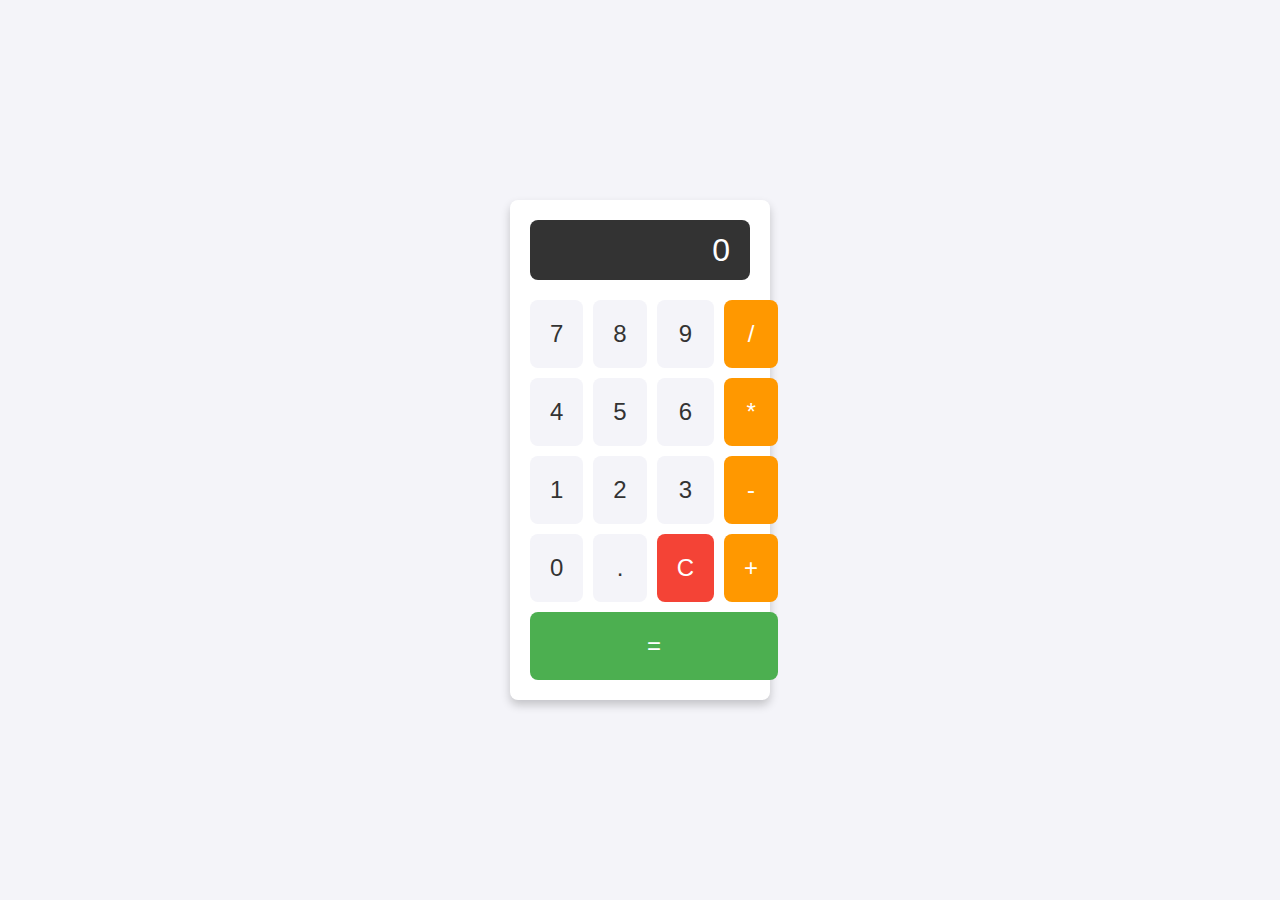
<file: Calculator/cal.html>
<!DOCTYPE html>
<html lang="en">
<head>
    <meta charset="UTF-8">
    <meta name="viewport" content="width=device-width, initial-scale=1.0">
    <title>Simple Calculator</title>
    <link rel="stylesheet" href="cal.css">
</head>
<body>
    <div class="calculator">
        <input type="text" id="display" class="display" disabled value="0"/>
        <div class="buttons">
            <button class="btn" data-value="7">7</button>
            <button class="btn" data-value="8">8</button>
            <button class="btn" data-value="9">9</button>
            <button class="btn operator" data-value="/">/</button>

            <button class="btn" data-value="4">4</button>
            <button class="btn" data-value="5">5</button>
            <button class="btn" data-value="6">6</button>
            <button class="btn operator" data-value="*">*</button>

            <button class="btn" data-value="1">1</button>
            <button class="btn" data-value="2">2</button>
            <button class="btn" data-value="3">3</button>
            <button class="btn operator" data-value="-">-</button>

            <button class="btn" data-value="0">0</button>
            <button class="btn" data-value=".">.</button>
            <button class="btn clear" id="clear">C</button>
            <button class="btn operator" data-value="+">+</button>

            <button class="btn equals" id="equals">=</button>
        </div>
    </div>

    <script src="cal.js"></script>
</body>
</html>
</file>
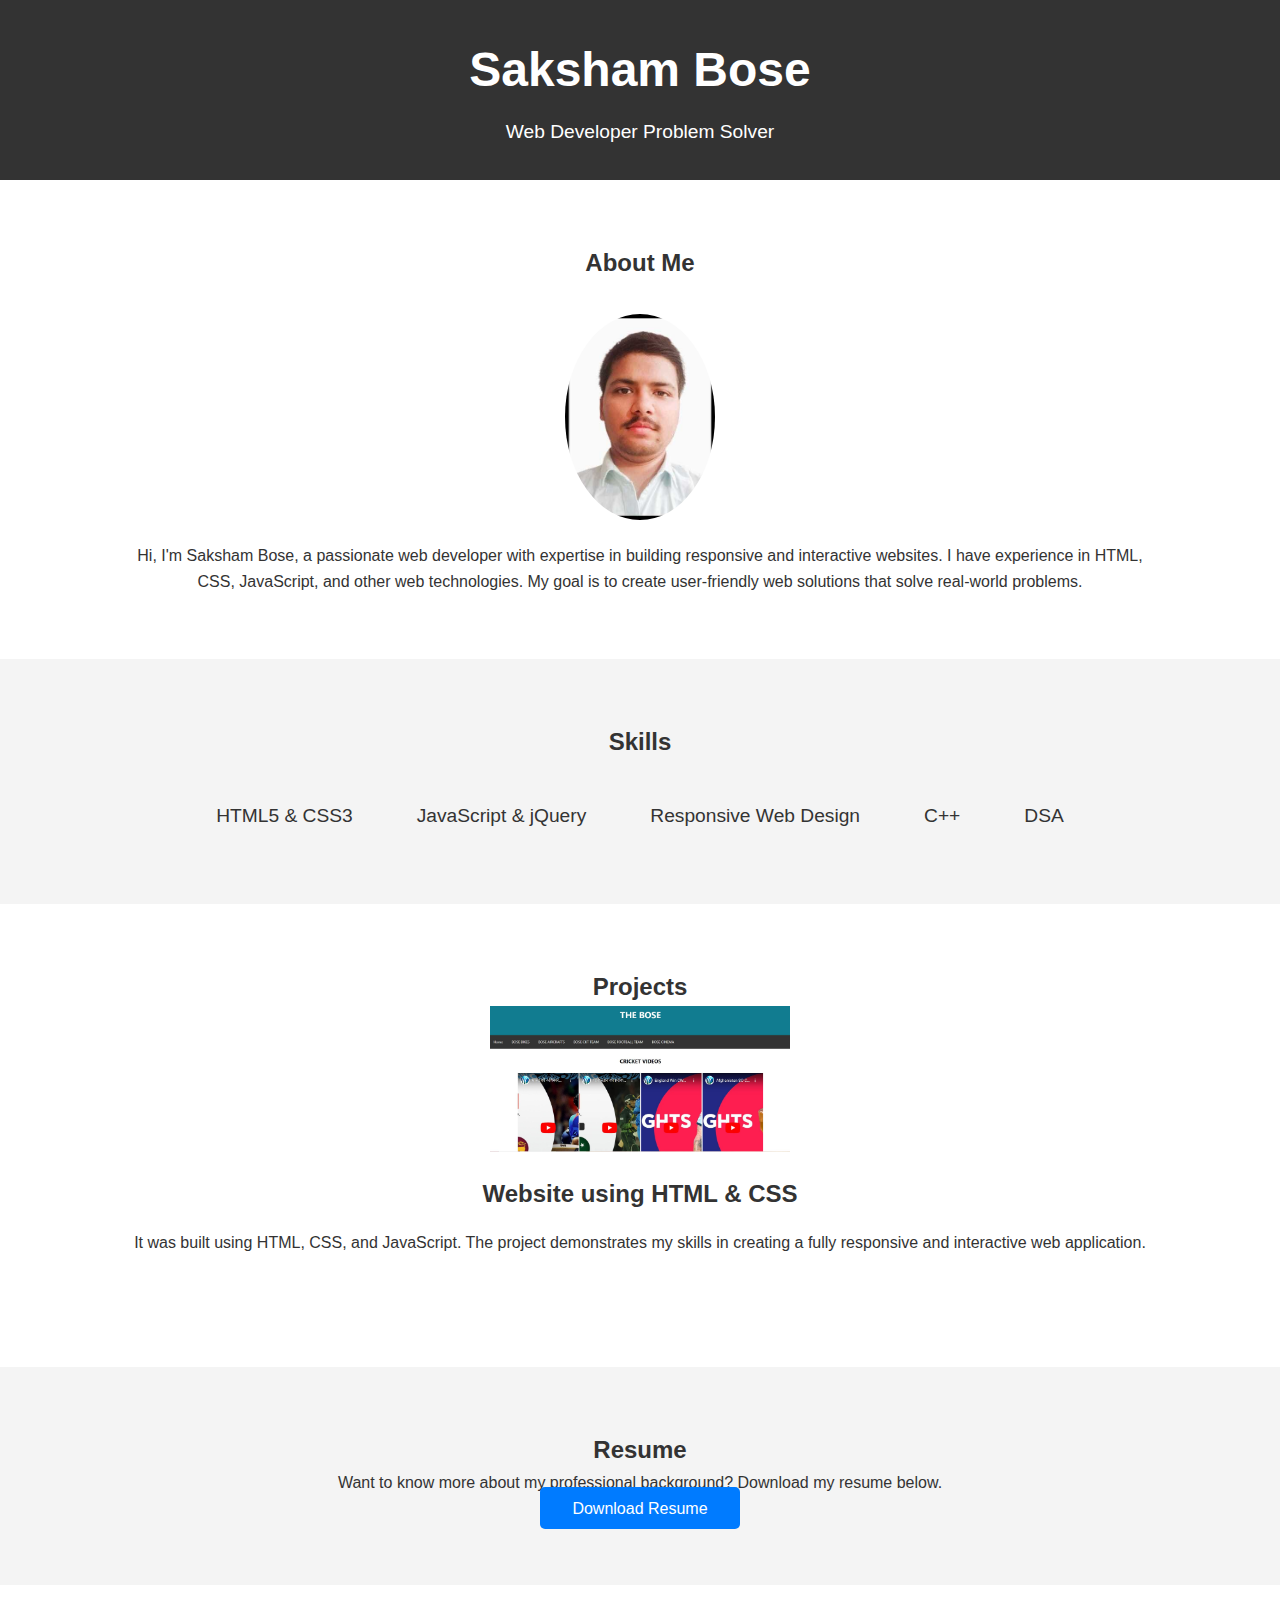
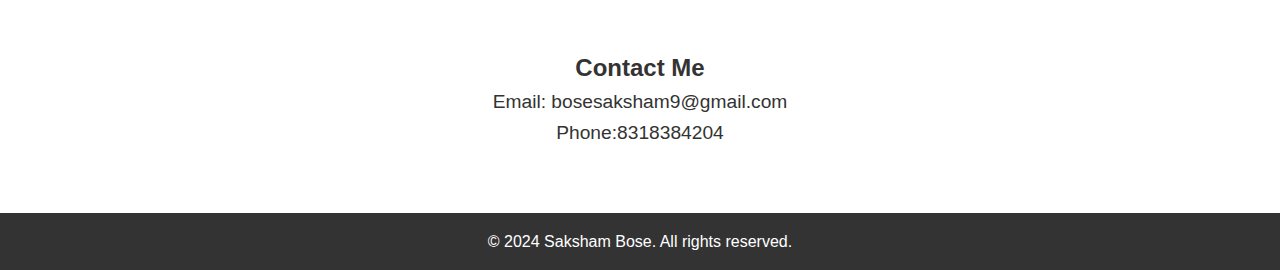
<file: Portfolio/id.html>
<!DOCTYPE html>
<html lang="en">
<head>
    <meta charset="UTF-8">
    <meta name="viewport" content="width=device-width, initial-scale=1.0">
    <meta http-equiv="X-UA-Compatible" content="ie=edge">
    <title>Personal Portfolio</title>
    <link rel="stylesheet" href="id.css">
</head>
<body>
    <!-- Header Section -->
    <header>
        <div class="container">
            <h1>Saksham Bose</h1>
            <p>Web Developer  Problem Solver</p>
        </div>
    </header>

    <!-- About Section -->
    <section id="about" class="about">
        <div class="container">
            <h2>About Me</h2>
            <img src="photoregis.jpg" alt="Profile Picture" class="profile-pic">
            <p>Hi, I'm Saksham Bose, a passionate web developer with expertise in building responsive and interactive websites. I have experience in HTML, CSS, JavaScript, and other web technologies. My goal is to create user-friendly web solutions that solve real-world problems.</p>
        </div>
    </section>

    <!-- Skills Section -->
    <section id="skills" class="skills">
        <div class="container">
            <h2>Skills</h2>
            <ul>
                <li>HTML5 & CSS3</li>
                <li>JavaScript & jQuery</li>
                <li>Responsive Web Design</li>
                <li>C++</li>
                <li>DSA</li>
            </ul>
        </div>
    </section>

    <!-- Projects Section -->
    <section id="projects" class="projects">
        <div class="container">
            <h2>Projects</h2>
            <div class="project">
                <img src="BOSSE.JPG" alt="Project 1">
                <h3>Website using HTML & CSS</h3>
                <p> It was built using HTML, CSS, and JavaScript. The project demonstrates my skills in creating a fully responsive and interactive web application.</p>
            </div>
            <!-- Add more projects here -->
        </div>
    </section>

    <!-- Resume Section -->
    <section id="resume" class="resume">
        <div class="container">
            <h2>Resume</h2>
            <p>Want to know more about my professional background? Download my resume below.</p>
            <a href="SAKSHAM_BOSE.pdf" class="btn" download>Download Resume</a>
        </div>
    </section>

    <!-- Contact Section -->
    <section id="contact" class="contact">
        <div class="container">
            <h2>Contact Me</h2>
            <p>Email: bosesaksham9@gmail.com</p>
            <p>Phone:8318384204</p>
        </div>
    </section>

    <!-- Footer -->
    <footer>
        <div class="container">
            <p>&copy; 2024 Saksham Bose. All rights reserved.</p>
        </div>
    </footer>
</body>
</html>
</file>
<file: Calculator/cal.css>
* {
    margin: 0;
    padding: 0;
    box-sizing: border-box;
}

body {
    font-family: Arial, sans-serif;
    display: flex;
    justify-content: center;
    align-items: center;
    height: 100vh;
    background-color: #f4f4f9;
}

.calculator {
    width: 260px;
    background-color: #fff;
    padding: 20px;
    border-radius: 8px;
    box-shadow: 0px 5px 10px rgba(0, 0, 0, 0.2);
}

.display {
    width: 100%;
    height: 60px;
    background-color: #333;
    color: #fff;
    text-align: right;
    padding: 20px;
    font-size: 2rem;
    border: none;
    border-radius: 8px;
    margin-bottom: 20px;
}

.buttons {
    display: grid;
    grid-template-columns: repeat(4, 1fr);
    gap: 10px;
}

.btn {
    width: 100%;
    padding: 20px;
    background-color: #f4f4f9;
    font-size: 1.5rem;
    color: #333;
    border: none;
    border-radius: 8px;
    cursor: pointer;
    transition: background-color 0.2s ease;
}

.btn:hover {
    background-color: #ddd;
}

.operator {
    background-color: #ff9800;
    color: #fff;
}

.operator:hover {
    background-color: #e68900;
}

.equals {
    grid-column: span 4;
    background-color: #4caf50;
    color: #fff;
}

.equals:hover {
    background-color: #45a048;
}

.clear {
    background-color: #f44336;
    color: #fff;
}

.clear:hover {
    background-color: #e53935;
}
</file>
<file: Portfolio/id.css>
/* General Styles */
* {
    margin: 0;
    padding: 0;
    box-sizing: border-box;
}

body {
    font-family: 'Arial', sans-serif;
    line-height: 1.6;
    color: #333;
}

.container {
    width: 80%;
    margin: 0 auto;
    text-align: center;
}

/* Header Styles */
header {
    background-color: #333;
    color: #fff;
    padding: 2rem 0;
}

header h1 {
    font-size: 3rem;
    margin-bottom: 0.5rem;
}

header p {
    font-size: 1.2rem;
    margin-top: 0;
}

/* About Section */
.about {
    padding: 4rem 0;
}

.about h2 {
    margin-bottom: 2rem;
}

.profile-pic {
    width: 150px;
    border-radius: 50%;
    margin-bottom: 1rem;
}

/* Skills Section */
.skills {
    background-color: #f4f4f4;
    padding: 4rem 0;
}

.skills h2 {
    margin-bottom: 2rem;
}

.skills ul {
    list-style: none;
    display: flex;
    justify-content: center;
}

.skills ul li {
    margin: 0 1.5rem;
    font-size: 1.2rem;
    padding: 0.5rem;
}

/* Projects Section */
.projects {
    padding: 4rem 0;
}

.project {
    margin-bottom: 3rem;
}

.project img {
    width: 100%;
    max-width: 300px;
    margin-bottom: 1rem;
}

.project h3 {
    font-size: 1.5rem;
    margin-bottom: 1rem;
}

/* Resume Section */
.resume {
    background-color: #f4f4f4;
    padding: 4rem 0;
}

.resume .btn {
    padding: 0.8rem 2rem;
    background-color: #007bff;
    color: #fff;
    text-decoration: none;
    border-radius: 5px;
    font-size: 1rem;
}

/* Contact Section */
.contact {
    padding: 4rem 0;
}

.contact p {
    font-size: 1.2rem;
}

/* Footer */
footer {
    background-color: #333;
    color: #fff;
    padding: 1rem 0;
    text-align: center;
}

footer p {
    margin: 0;
}
</file>
